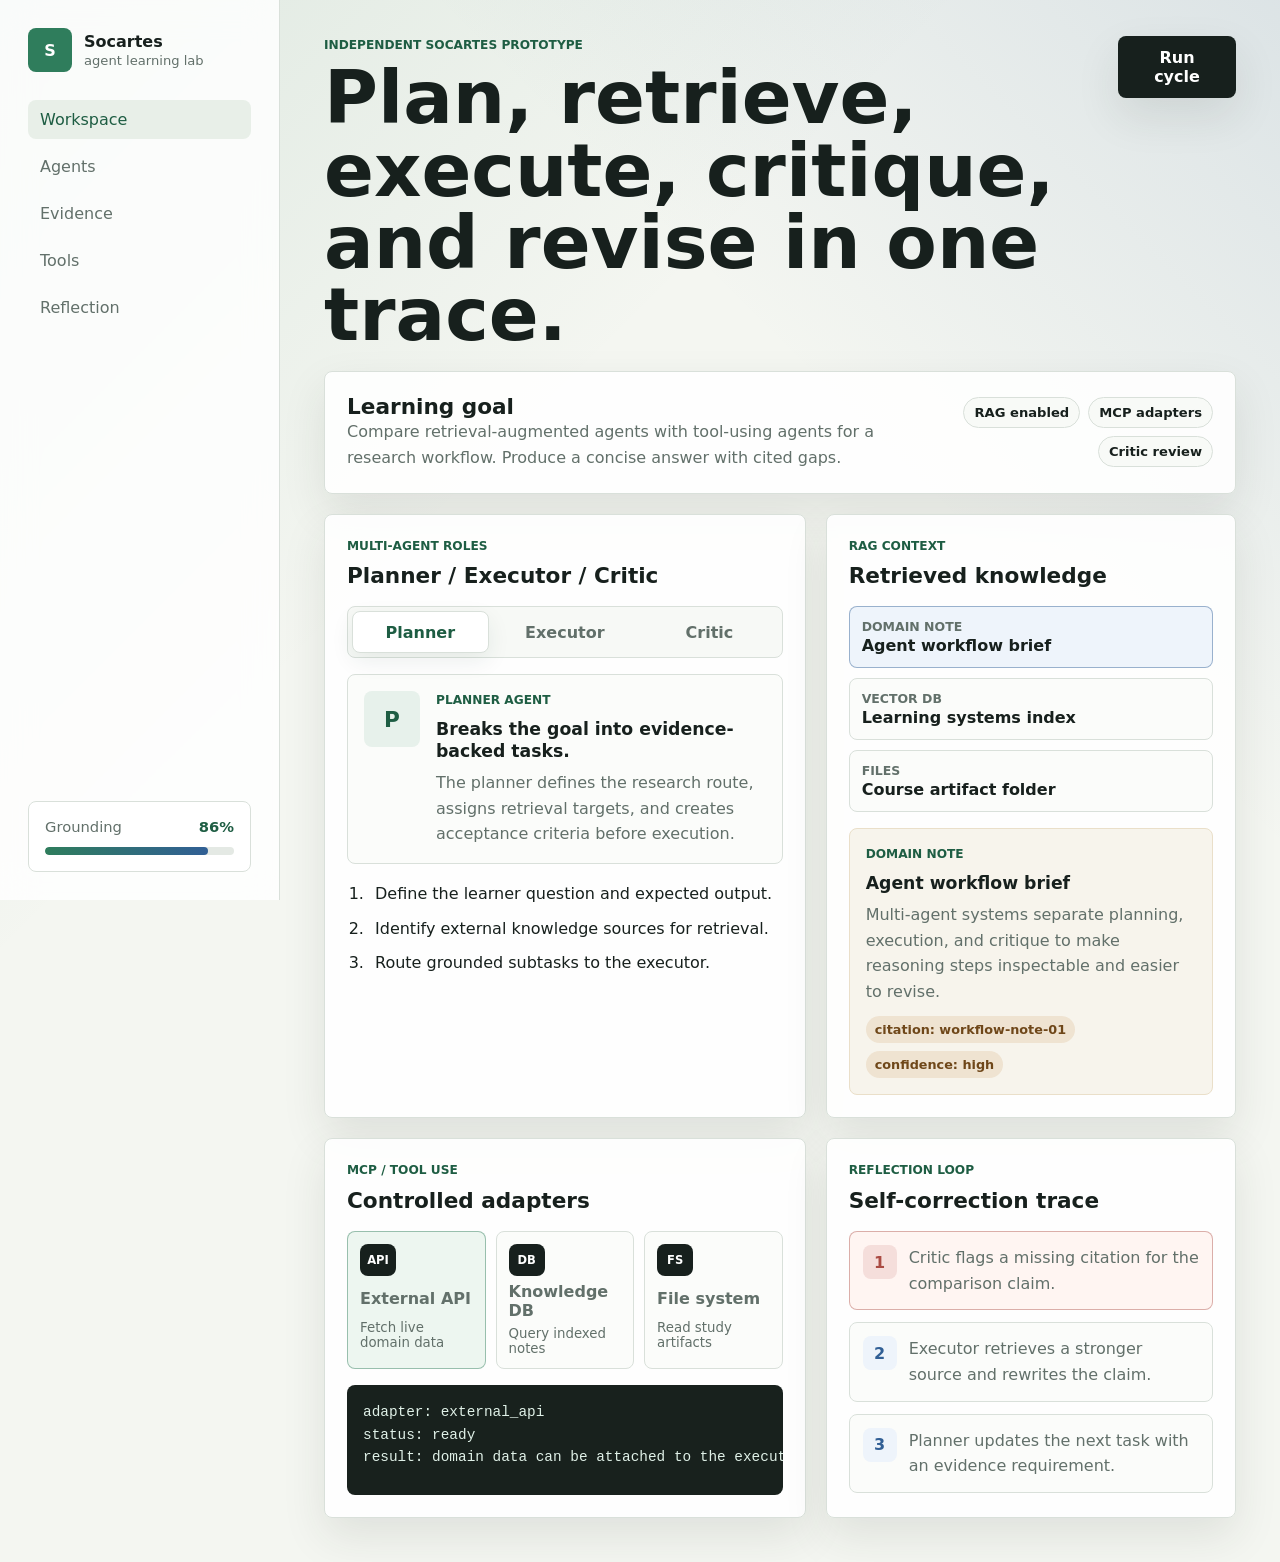
<file: index.html>
<!doctype html>
<html lang="en">
  <head>
    <meta charset="utf-8" />
    <meta name="viewport" content="width=device-width, initial-scale=1" />
    <title>Socartes | Agent-native learning workspace</title>
    <meta
      name="description"
      content="Socartes is an independent agent-native learning workspace with multi-agent planning, RAG, MCP-style tool use, and reflection loops."
    />
    <link rel="stylesheet" href="styles.css" />
  </head>
  <body>
    <div class="app-shell">
      <aside class="sidebar" aria-label="Workspace navigation">
        <a class="brand" href="#workspace" aria-label="Socartes home">
          <span class="brand-mark">S</span>
          <span>
            <strong>Socartes</strong>
            <small>agent learning lab</small>
          </span>
        </a>

        <nav class="nav-list">
          <a class="active" href="#workspace">Workspace</a>
          <a href="#agents">Agents</a>
          <a href="#evidence">Evidence</a>
          <a href="#tools">Tools</a>
          <a href="#reflection">Reflection</a>
        </nav>

        <div class="sidebar-meter" aria-label="Run confidence">
          <div>
            <span>Grounding</span>
            <strong id="groundingScore">86%</strong>
          </div>
          <div class="meter-track">
            <span id="groundingBar"></span>
          </div>
        </div>
      </aside>

      <main class="workspace" id="workspace">
        <header class="topbar">
          <div>
            <p class="eyebrow">Independent Socartes prototype</p>
            <h1>Plan, retrieve, execute, critique, and revise in one trace.</h1>
          </div>
          <button class="primary-action" id="runCycleButton" type="button">
            Run cycle
          </button>
        </header>

        <section class="goal-panel" aria-labelledby="goalTitle">
          <div>
            <h2 id="goalTitle">Learning goal</h2>
            <p>
              Compare retrieval-augmented agents with tool-using agents for a
              research workflow. Produce a concise answer with cited gaps.
            </p>
          </div>
          <div class="goal-meta" aria-label="Goal metadata">
            <span>RAG enabled</span>
            <span>MCP adapters</span>
            <span>Critic review</span>
          </div>
        </section>

        <section class="dashboard-grid">
          <article class="agent-stage" id="agents">
            <div class="section-heading">
              <p class="eyebrow">Multi-agent roles</p>
              <h2>Planner / Executor / Critic</h2>
            </div>

            <div class="role-switcher" role="tablist" aria-label="Agent roles">
              <button class="role-button active" type="button" data-role="planner" role="tab">
                Planner
              </button>
              <button class="role-button" type="button" data-role="executor" role="tab">
                Executor
              </button>
              <button class="role-button" type="button" data-role="critic" role="tab">
                Critic
              </button>
            </div>

            <div class="agent-card">
              <div class="agent-badge" id="agentBadge">P</div>
              <div>
                <p class="eyebrow" id="agentRole">Planner agent</p>
                <h3 id="agentTitle">Breaks the goal into evidence-backed tasks.</h3>
                <p id="agentDescription">
                  The planner defines the research route, assigns retrieval
                  targets, and creates acceptance criteria before execution.
                </p>
              </div>
            </div>

            <ol class="task-list" id="taskList">
              <li>Define the learner question and expected output.</li>
              <li>Identify external knowledge sources for retrieval.</li>
              <li>Route grounded subtasks to the executor.</li>
            </ol>
          </article>

          <article class="evidence-panel" id="evidence">
            <div class="section-heading">
              <p class="eyebrow">RAG context</p>
              <h2>Retrieved knowledge</h2>
            </div>

            <div class="source-list">
              <button class="source-item active" type="button" data-source="paper">
                <span>Domain note</span>
                <strong>Agent workflow brief</strong>
              </button>
              <button class="source-item" type="button" data-source="db">
                <span>Vector DB</span>
                <strong>Learning systems index</strong>
              </button>
              <button class="source-item" type="button" data-source="files">
                <span>Files</span>
                <strong>Course artifact folder</strong>
              </button>
            </div>

            <div class="source-preview">
              <p class="eyebrow" id="sourceType">Domain note</p>
              <h3 id="sourceTitle">Agent workflow brief</h3>
              <p id="sourceBody">
                Multi-agent systems separate planning, execution, and critique
                to make reasoning steps inspectable and easier to revise.
              </p>
              <div class="citation-row">
                <span id="sourceCitation">citation: workflow-note-01</span>
                <span id="sourceConfidence">confidence: high</span>
              </div>
            </div>
          </article>
        </section>

        <section class="lower-grid">
          <article class="tool-panel" id="tools">
            <div class="section-heading">
              <p class="eyebrow">MCP / tool use</p>
              <h2>Controlled adapters</h2>
            </div>

            <div class="tool-grid">
              <button class="tool-card active" type="button" data-tool="api">
                <span class="tool-icon">API</span>
                <strong>External API</strong>
                <small>Fetch live domain data</small>
              </button>
              <button class="tool-card" type="button" data-tool="database">
                <span class="tool-icon">DB</span>
                <strong>Knowledge DB</strong>
                <small>Query indexed notes</small>
              </button>
              <button class="tool-card" type="button" data-tool="files">
                <span class="tool-icon">FS</span>
                <strong>File system</strong>
                <small>Read study artifacts</small>
              </button>
            </div>

            <pre class="tool-output" id="toolOutput" aria-label="Tool output">adapter: external_api
status: ready
result: domain data can be attached to the execution trace</pre>
          </article>

          <article class="reflection-panel" id="reflection">
            <div class="section-heading">
              <p class="eyebrow">Reflection loop</p>
              <h2>Self-correction trace</h2>
            </div>

            <div class="timeline" id="reflectionTimeline">
              <div class="timeline-item current">
                <span>1</span>
                <p>Critic flags a missing citation for the comparison claim.</p>
              </div>
              <div class="timeline-item">
                <span>2</span>
                <p>Executor retrieves a stronger source and rewrites the claim.</p>
              </div>
              <div class="timeline-item">
                <span>3</span>
                <p>Planner updates the next task with an evidence requirement.</p>
              </div>
            </div>
          </article>
        </section>
      </main>
    </div>

    <script src="scripts.js"></script>
  </body>
</html>
</file>
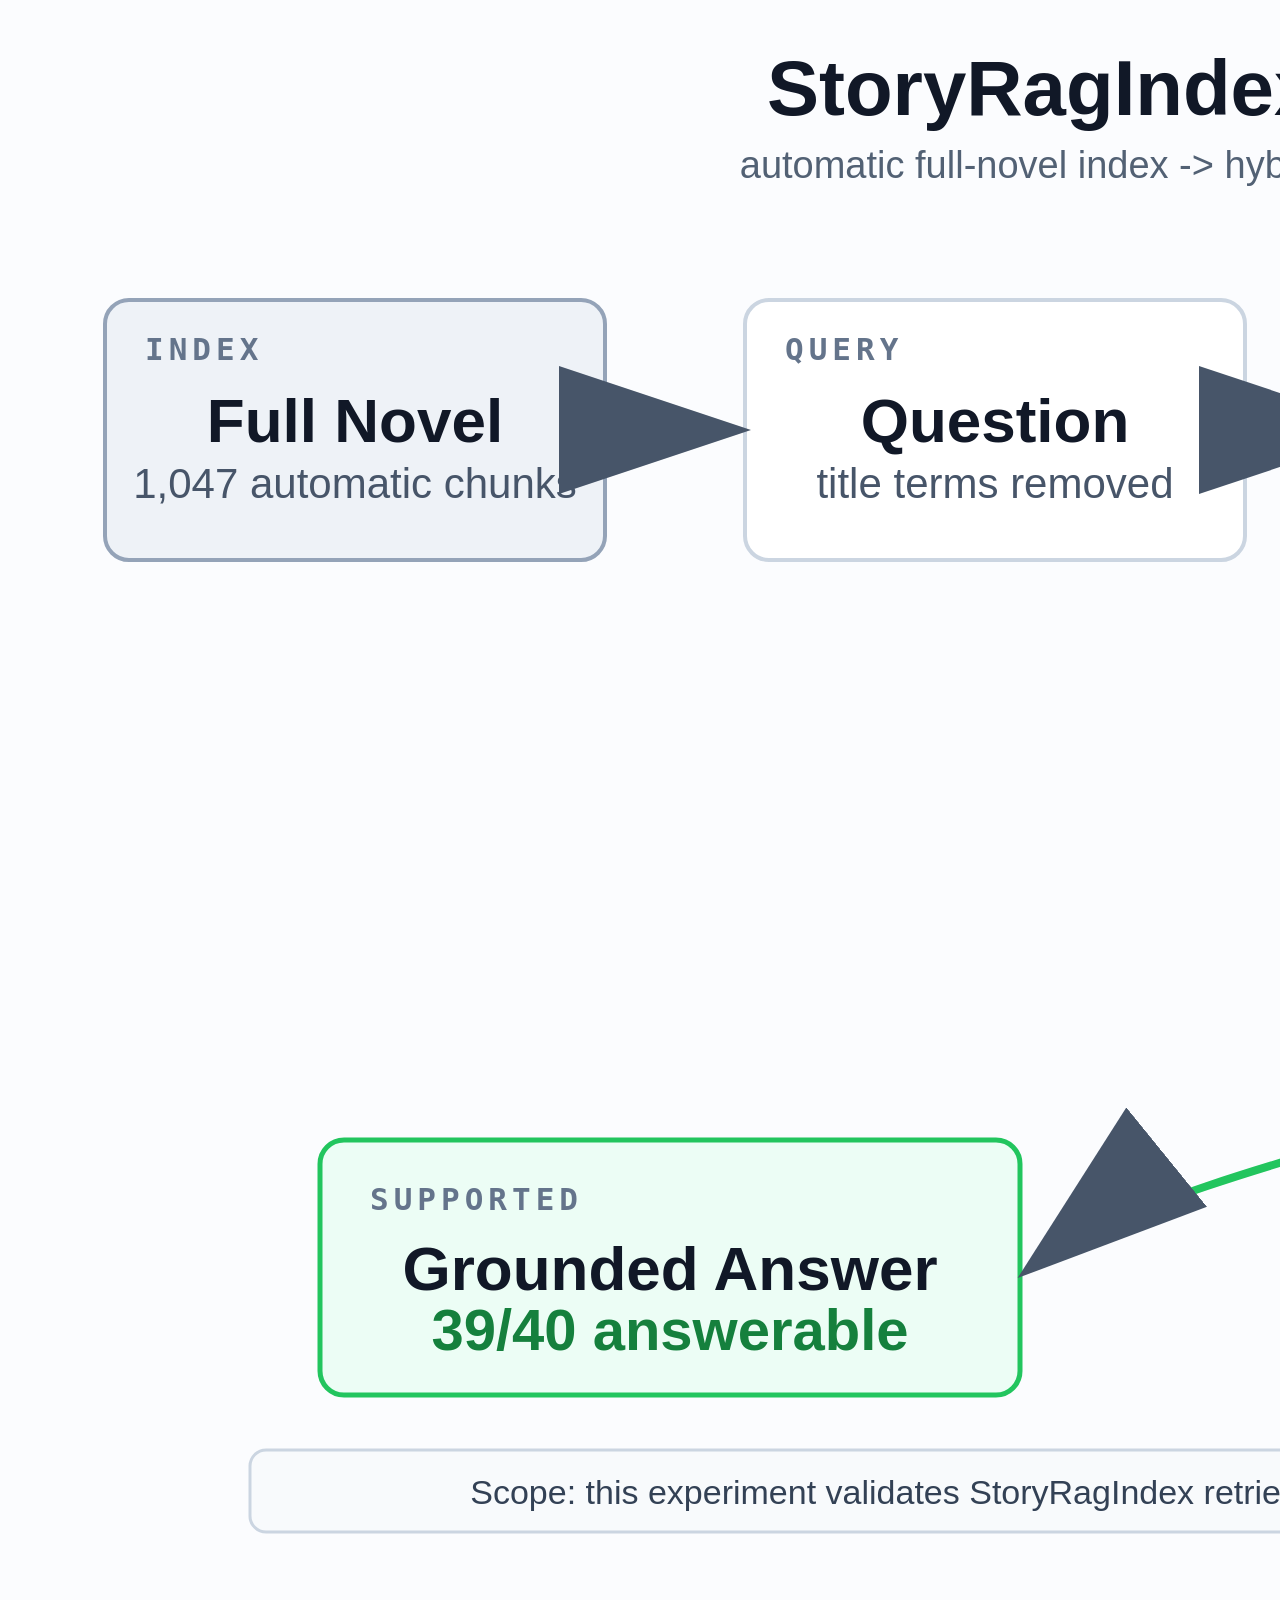
<file: reports/figures/fig1-agent-architecture.html>
<!doctype html>
<html lang="en">
<head>
  <meta charset="utf-8">
  <title>Socartes StoryRagIndex Pipeline</title>
  <style>
    body { margin: 0; background: #f5f5f5; }
    svg { display: block; width: 100vw; height: auto; }
  </style>
</head>
<body>
  <img src="./fig1-agent-architecture.svg" alt="Socartes StoryRagIndex Pipeline">
</body>
</html>
</file>
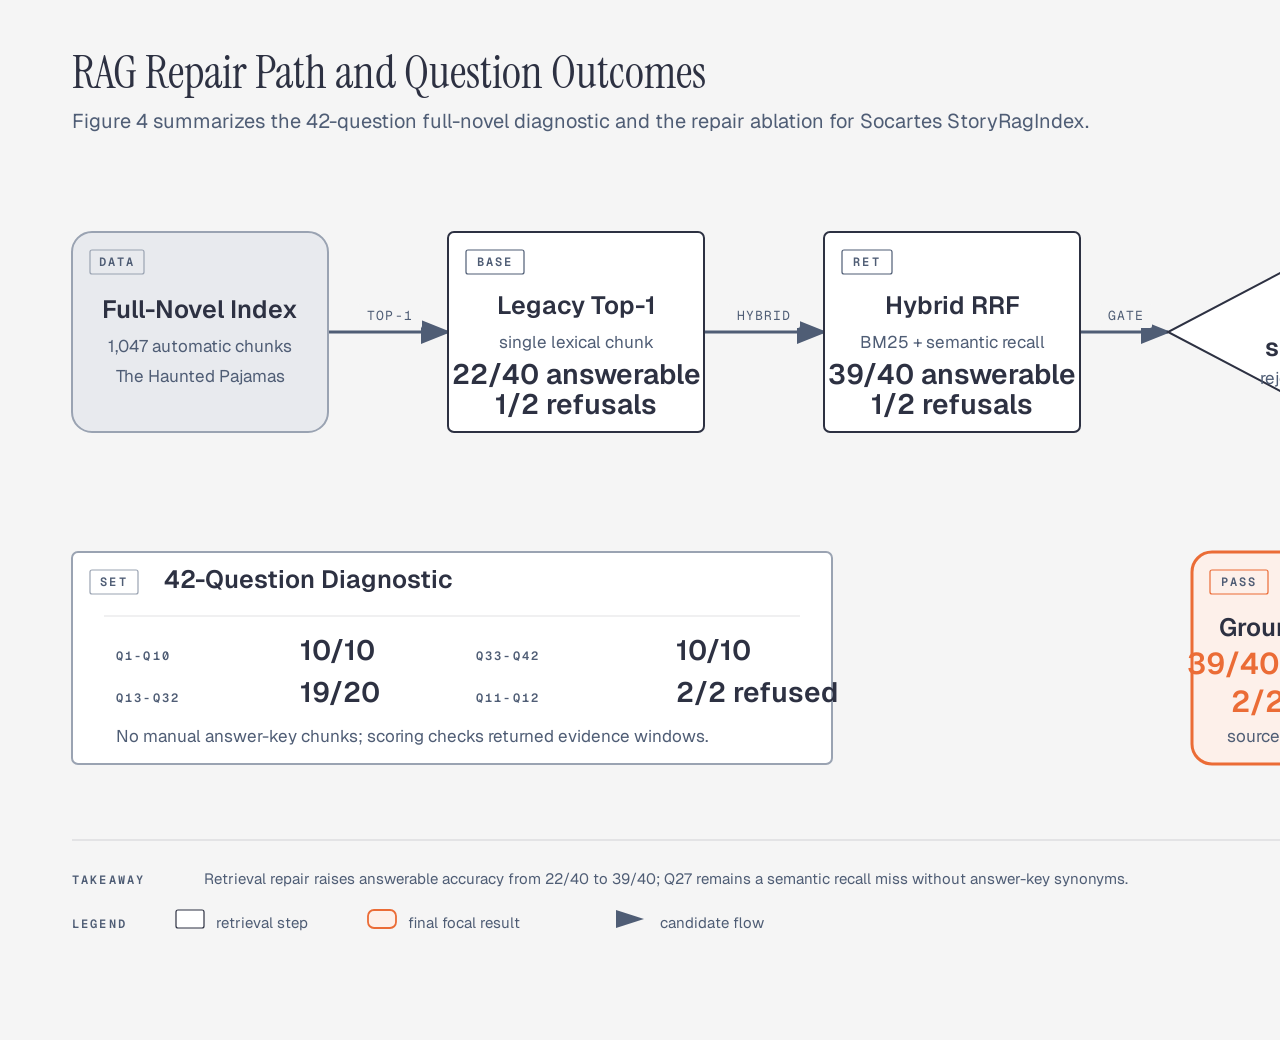
<file: reports/figures/fig4-question-outcomes.html>
<!DOCTYPE html>
<html lang="en">
<head>
  <meta charset="UTF-8">
  <meta name="viewport" content="width=device-width, initial-scale=1.0">
  <title>Figure 4 - RAG Repair Path and Question Outcomes</title>
  <link href="https://fonts.googleapis.com/css2?family=Instrument+Serif:ital@0;1&amp;family=Geist:wght@400;500;600&amp;family=Geist+Mono:wght@400;500;600&amp;display=swap" rel="stylesheet">
  <style>
    *, *::before, *::after { box-sizing: border-box; margin: 0; padding: 0; }
    body {
      width: 1600px;
      height: 1040px;
      overflow: hidden;
      background: #f5f5f5;
    }
    svg {
      width: 1600px;
      height: 1040px;
      display: block;
    }
  </style>
</head>
<body>
<svg xmlns="http://www.w3.org/2000/svg" width="1600" height="1040" viewBox="0 0 1600 1040" role="img" aria-labelledby="title desc">
  <title id="title">RAG repair path and question outcomes</title>
  <desc id="desc">A flowchart-style diagnostic figure showing how Socartes moves from legacy top-1 retrieval to hybrid retrieval, reranking, support gating, and a final 40 of 40 answerable result with 2 of 2 refusals.</desc>
  <defs>
    <marker id="arrow" markerWidth="10" markerHeight="8" refX="9" refY="4" orient="auto">
      <polygon points="0 0, 10 4, 0 8" fill="#4f5d75"/>
    </marker>
    <marker id="arrow-accent" markerWidth="10" markerHeight="8" refX="9" refY="4" orient="auto">
      <polygon points="0 0, 10 4, 0 8" fill="#eb6c36"/>
    </marker>
    <style>
      .serif { font-family: 'Instrument Serif', Georgia, serif; }
      .sans { font-family: 'Geist', Arial, sans-serif; }
      .mono { font-family: 'Geist Mono', 'DejaVu Sans Mono', monospace; }
      .title { font-size: 46px; font-weight: 400; fill: #2d3142; }
      .subtitle { font-size: 20px; fill: #4f5d75; }
      .tag { font-size: 12px; font-weight: 600; letter-spacing: 0.18em; fill: #4f5d75; }
      .name { font-size: 25px; font-weight: 600; fill: #2d3142; }
      .sub { font-size: 17px; fill: #4f5d75; }
      .metric { font-size: 28px; font-weight: 600; fill: #2d3142; }
      .metric-accent { font-size: 30px; font-weight: 600; fill: #eb6c36; }
      .arrow-label { font-size: 13px; letter-spacing: 0.08em; fill: #4f5d75; }
      .legend { font-size: 15px; fill: #4f5d75; }
    </style>
  </defs>
  <rect width="1600" height="1040" fill="#f5f5f5"/>
  <text x="72" y="88" class="serif title">RAG Repair Path and Question Outcomes</text>
  <text x="72" y="128" class="sans subtitle">Figure 4 summarizes the 42-question full-novel diagnostic and the repair ablation for Socartes StoryRagIndex.</text>
  <line x1="328" y1="332" x2="448" y2="332" stroke="#4f5d75" stroke-width="3" marker-end="url(#arrow)"/>
  <rect x="358" y="304" width="64" height="24" rx="2" fill="#f5f5f5"/>
  <text x="390" y="320" text-anchor="middle" class="mono arrow-label">TOP-1</text>
  <line x1="704" y1="332" x2="824" y2="332" stroke="#4f5d75" stroke-width="3" marker-end="url(#arrow)"/>
  <rect x="728" y="304" width="72" height="24" rx="2" fill="#f5f5f5"/>
  <text x="764" y="320" text-anchor="middle" class="mono arrow-label">HYBRID</text>
  <line x1="1080" y1="332" x2="1168" y2="332" stroke="#4f5d75" stroke-width="3" marker-end="url(#arrow)"/>
  <rect x="1100" y="304" width="52" height="24" rx="2" fill="#f5f5f5"/>
  <text x="1126" y="320" text-anchor="middle" class="mono arrow-label">GATE</text>
  <line x1="1320" y1="412" x2="1320" y2="552" stroke="#eb6c36" stroke-width="3" marker-end="url(#arrow-accent)"/>
  <rect x="1292" y="468" width="56" height="24" rx="2" fill="#f5f5f5"/>
  <text x="1320" y="484" text-anchor="middle" class="mono arrow-label" fill="#eb6c36">FINAL</text>
  <g transform="translate(72 232)">
    <rect x="0" y="0" width="256" height="200" rx="20" fill="#f5f5f5"/>
    <rect x="0" y="0" width="256" height="200" rx="20" fill="#e8eaee" stroke="#9aa3b2" stroke-width="2"/>
    <rect x="18" y="18" width="54" height="24" rx="2" fill="transparent" stroke="#9aa3b2" stroke-width="1.2"/>
    <text x="45" y="34" text-anchor="middle" class="mono tag">DATA</text>
    <text x="128" y="86" text-anchor="middle" class="sans name">Full-Novel Index</text>
    <text x="128" y="120" text-anchor="middle" class="sans sub">1,047 automatic chunks</text>
    <text x="128" y="150" text-anchor="middle" class="sans sub">The Haunted Pajamas</text>
  </g>
  <g transform="translate(448 232)">
    <rect x="0" y="0" width="256" height="200" rx="6" fill="#f5f5f5"/>
    <rect x="0" y="0" width="256" height="200" rx="6" fill="#ffffff" stroke="#2d3142" stroke-width="2"/>
    <rect x="18" y="18" width="58" height="24" rx="2" fill="transparent" stroke="#4f5d75" stroke-width="1.2"/>
    <text x="47" y="34" text-anchor="middle" class="mono tag">BASE</text>
    <text x="128" y="82" text-anchor="middle" class="sans name">Legacy Top-1</text>
    <text x="128" y="116" text-anchor="middle" class="sans sub">single lexical chunk</text>
    <text x="128" y="152" text-anchor="middle" class="sans metric">22/40 answerable</text>
    <text x="128" y="182" text-anchor="middle" class="sans metric">1/2 refusals</text>
  </g>
  <g transform="translate(824 232)">
    <rect x="0" y="0" width="256" height="200" rx="6" fill="#f5f5f5"/>
    <rect x="0" y="0" width="256" height="200" rx="6" fill="#ffffff" stroke="#2d3142" stroke-width="2"/>
    <rect x="18" y="18" width="50" height="24" rx="2" fill="transparent" stroke="#4f5d75" stroke-width="1.2"/>
    <text x="43" y="34" text-anchor="middle" class="mono tag">RET</text>
    <text x="128" y="82" text-anchor="middle" class="sans name">Hybrid RRF</text>
    <text x="128" y="116" text-anchor="middle" class="sans sub">BM25 + semantic recall</text>
    <text x="128" y="152" text-anchor="middle" class="sans metric">39/40 answerable</text>
    <text x="128" y="182" text-anchor="middle" class="sans metric">1/2 refusals</text>
  </g>
  <g transform="translate(1168 252)">
    <polygon points="152,0 304,80 152,160 0,80" fill="#f5f5f5"/>
    <polygon points="152,0 304,80 152,160 0,80" fill="#ffffff" stroke="#2d3142" stroke-width="2"/>
    <text x="152" y="72" text-anchor="middle" class="sans name">Direct</text>
    <text x="152" y="104" text-anchor="middle" class="sans name">support?</text>
    <text x="152" y="132" text-anchor="middle" class="sans sub">reject false hits</text>
  </g>
  <g transform="translate(1192 552)">
    <rect x="0" y="0" width="256" height="212" rx="20" fill="#f5f5f5"/>
    <rect x="0" y="0" width="256" height="212" rx="20" fill="#fdf0ea" stroke="#eb6c36" stroke-width="3"/>
    <rect x="18" y="18" width="58" height="24" rx="2" fill="transparent" stroke="#eb6c36" stroke-width="1.2"/>
    <text x="47" y="34" text-anchor="middle" class="mono tag" fill="#eb6c36">PASS</text>
    <text x="128" y="84" text-anchor="middle" class="sans name">Grounded Result</text>
    <text x="128" y="122" text-anchor="middle" class="sans metric-accent">39/40 answerable</text>
    <text x="128" y="160" text-anchor="middle" class="sans metric-accent">2/2 refusals</text>
    <text x="128" y="190" text-anchor="middle" class="sans sub">source-grounded policy</text>
  </g>
  <g transform="translate(72 552)">
    <rect x="0" y="0" width="760" height="212" rx="6" fill="#f5f5f5"/>
    <rect x="0" y="0" width="760" height="212" rx="6" fill="#ffffff" stroke="#9aa3b2" stroke-width="2"/>
    <rect x="18" y="18" width="48" height="24" rx="2" fill="transparent" stroke="#9aa3b2" stroke-width="1.2"/>
    <text x="42" y="34" text-anchor="middle" class="mono tag">SET</text>
    <text x="92" y="36" class="sans name">42-Question Diagnostic</text>
    <line x1="32" y1="64" x2="728" y2="64" stroke="rgba(45,49,66,0.14)" stroke-width="1"/>
    <text x="44" y="108" class="mono tag">Q1-Q10</text>
    <text x="228" y="108" class="sans metric">10/10</text>
    <text x="44" y="150" class="mono tag">Q13-Q32</text>
    <text x="228" y="150" class="sans metric">19/20</text>
    <text x="404" y="108" class="mono tag">Q33-Q42</text>
    <text x="604" y="108" class="sans metric">10/10</text>
    <text x="404" y="150" class="mono tag">Q11-Q12</text>
    <text x="604" y="150" class="sans metric">2/2 refused</text>
    <text x="44" y="190" class="sans sub">No manual answer-key chunks; scoring checks returned evidence windows.</text>
  </g>
  <line x1="72" y1="840" x2="1528" y2="840" stroke="rgba(45,49,66,0.18)" stroke-width="1"/>
  <text x="72" y="884" class="mono tag">TAKEAWAY</text>
  <text x="204" y="884" class="sans legend">Retrieval repair raises answerable accuracy from 22/40 to 39/40; Q27 remains a semantic recall miss without answer-key synonyms.</text>
  <text x="72" y="928" class="mono tag">LEGEND</text>
  <rect x="176" y="910" width="28" height="18" rx="2" fill="#ffffff" stroke="#2d3142" stroke-width="1.2"/>
  <text x="216" y="928" class="sans legend">retrieval step</text>
  <rect x="368" y="910" width="28" height="18" rx="6" fill="#fdf0ea" stroke="#eb6c36" stroke-width="1.8"/>
  <text x="408" y="928" class="sans legend">final focal result</text>
  <polygon points="616,910 644,919 616,928" fill="#4f5d75"/>
  <text x="660" y="928" class="sans legend">candidate flow</text>
</svg>
</body>
</html>
</file>
<file: styles.css>
:root {
  color-scheme: light;
  --ink: #17201d;
  --muted: #62706a;
  --line: #d9e0da;
  --surface: #ffffff;
  --soft: #f4f6f1;
  --green: #2f7d5c;
  --green-strong: #1e5d43;
  --blue: #315f95;
  --amber: #bf7b2c;
  --red: #aa4b43;
  --shadow: 0 18px 44px rgba(35, 45, 39, 0.1);
}

* {
  box-sizing: border-box;
}

html {
  scroll-behavior: smooth;
}

body {
  margin: 0;
  min-height: 100vh;
  overflow-x: hidden;
  background:
    linear-gradient(135deg, rgba(47, 125, 92, 0.11), transparent 34%),
    linear-gradient(225deg, rgba(49, 95, 149, 0.12), transparent 30%),
    var(--soft);
  color: var(--ink);
  font-family:
    Inter, ui-sans-serif, system-ui, -apple-system, BlinkMacSystemFont, "Segoe UI",
    sans-serif;
}

button,
a {
  font: inherit;
}

button {
  cursor: pointer;
}

.app-shell {
  display: grid;
  grid-template-columns: 280px minmax(0, 1fr);
  min-width: 0;
  min-height: 100vh;
}

.sidebar {
  position: sticky;
  top: 0;
  height: 100vh;
  min-width: 0;
  display: flex;
  flex-direction: column;
  gap: 28px;
  padding: 28px;
  border-right: 1px solid var(--line);
  background: rgba(255, 255, 255, 0.82);
  backdrop-filter: blur(16px);
}

.brand {
  display: flex;
  align-items: center;
  gap: 12px;
  color: var(--ink);
  text-decoration: none;
}

.brand-mark {
  display: grid;
  width: 44px;
  height: 44px;
  place-items: center;
  border-radius: 8px;
  background: var(--green);
  color: #fff;
  font-weight: 800;
}

.brand strong,
.brand small {
  display: block;
}

.brand small {
  margin-top: 2px;
  color: var(--muted);
  font-size: 0.82rem;
}

.nav-list {
  display: grid;
  gap: 8px;
}

.nav-list a {
  border-radius: 8px;
  color: var(--muted);
  padding: 10px 12px;
  text-decoration: none;
}

.nav-list a:hover,
.nav-list a.active {
  background: #e8efe8;
  color: var(--green-strong);
}

.sidebar-meter {
  margin-top: auto;
  padding: 16px;
  border: 1px solid var(--line);
  border-radius: 8px;
  background: var(--surface);
}

.sidebar-meter div:first-child {
  display: flex;
  justify-content: space-between;
  color: var(--muted);
  font-size: 0.92rem;
}

.sidebar-meter strong {
  color: var(--green-strong);
}

.meter-track {
  height: 8px;
  margin-top: 12px;
  overflow: hidden;
  border-radius: 99px;
  background: #e4e9e4;
}

.meter-track span {
  display: block;
  width: 86%;
  height: 100%;
  border-radius: inherit;
  background: linear-gradient(90deg, var(--green), var(--blue));
  transition: width 240ms ease;
}

.workspace {
  display: grid;
  gap: 20px;
  width: min(1180px, calc(100vw - 320px));
  min-width: 0;
  margin: 0 auto;
  padding: 36px 24px 44px;
}

.topbar {
  display: flex;
  align-items: flex-start;
  justify-content: space-between;
  gap: 24px;
  min-width: 0;
}

.topbar > div {
  min-width: 0;
}

.eyebrow {
  margin: 0 0 7px;
  color: var(--green-strong);
  font-size: 0.76rem;
  font-weight: 800;
  letter-spacing: 0;
  text-transform: uppercase;
}

h1,
h2,
h3,
p {
  margin-top: 0;
  overflow-wrap: break-word;
}

h1 {
  max-width: 860px;
  margin-bottom: 0;
  font-size: 4.6rem;
  line-height: 0.98;
  letter-spacing: 0;
}

h2 {
  margin-bottom: 0;
  font-size: 1.35rem;
  line-height: 1.18;
}

h3 {
  margin-bottom: 8px;
  font-size: 1.08rem;
  line-height: 1.28;
}

p {
  color: var(--muted);
  line-height: 1.6;
}

.primary-action {
  min-width: 118px;
  border: 0;
  border-radius: 8px;
  background: var(--ink);
  color: #fff;
  padding: 12px 18px;
  font-weight: 800;
  box-shadow: var(--shadow);
}

.primary-action:hover {
  background: #24302b;
}

.goal-panel,
.agent-stage,
.evidence-panel,
.tool-panel,
.reflection-panel {
  border: 1px solid var(--line);
  border-radius: 8px;
  background: rgba(255, 255, 255, 0.9);
  box-shadow: var(--shadow);
}

.goal-panel {
  display: flex;
  align-items: center;
  justify-content: space-between;
  gap: 20px;
  min-width: 0;
  padding: 22px;
}

.goal-panel > div {
  min-width: 0;
}

.goal-panel p {
  max-width: 780px;
  margin-bottom: 0;
}

.goal-meta {
  display: flex;
  flex-wrap: wrap;
  gap: 8px;
  justify-content: flex-end;
}

.goal-meta span {
  border: 1px solid var(--line);
  border-radius: 999px;
  background: #f8faf7;
  color: var(--ink);
  padding: 7px 10px;
  font-size: 0.82rem;
  font-weight: 700;
  white-space: nowrap;
}

.dashboard-grid,
.lower-grid {
  display: grid;
  grid-template-columns: minmax(0, 1.08fr) minmax(320px, 0.92fr);
  gap: 20px;
  min-width: 0;
}

.agent-stage,
.evidence-panel,
.tool-panel,
.reflection-panel {
  min-width: 0;
  padding: 22px;
}

.section-heading {
  margin-bottom: 18px;
}

.role-switcher {
  display: grid;
  grid-template-columns: repeat(3, minmax(0, 1fr));
  gap: 8px;
  margin-bottom: 16px;
  padding: 4px;
  border: 1px solid var(--line);
  border-radius: 8px;
  background: #f7f9f6;
}

.role-button,
.source-item,
.tool-card {
  border: 1px solid transparent;
  border-radius: 8px;
  background: transparent;
  color: var(--muted);
  min-height: 42px;
}

.role-button {
  padding: 9px 10px;
  font-weight: 800;
}

.role-button.active {
  background: var(--surface);
  color: var(--green-strong);
  border-color: var(--line);
  box-shadow: 0 8px 22px rgba(31, 60, 45, 0.08);
}

.agent-card {
  display: grid;
  grid-template-columns: 56px minmax(0, 1fr);
  gap: 16px;
  align-items: start;
  padding: 16px;
  border: 1px solid var(--line);
  border-radius: 8px;
  background: #fbfcfa;
}

.agent-card p:last-child {
  margin-bottom: 0;
}

.agent-badge {
  display: grid;
  width: 56px;
  height: 56px;
  place-items: center;
  border-radius: 8px;
  background: #e7f1eb;
  color: var(--green-strong);
  font-size: 1.35rem;
  font-weight: 900;
}

.task-list {
  display: grid;
  gap: 10px;
  margin: 18px 0 0;
  padding-left: 22px;
  color: var(--ink);
}

.task-list li {
  padding-left: 6px;
  line-height: 1.55;
}

.source-list {
  display: grid;
  gap: 10px;
}

.source-item {
  display: grid;
  gap: 2px;
  width: 100%;
  padding: 12px;
  text-align: left;
  border-color: var(--line);
  background: #fbfcfa;
}

.source-item span,
.source-item strong {
  display: block;
}

.source-item span {
  color: var(--muted);
  font-size: 0.78rem;
  font-weight: 800;
  text-transform: uppercase;
}

.source-item strong {
  color: var(--ink);
}

.source-item.active {
  border-color: rgba(49, 95, 149, 0.45);
  background: #eef4fb;
}

.source-preview {
  margin-top: 16px;
  padding: 16px;
  border-radius: 8px;
  background: #f7f4ec;
  border: 1px solid #eadfc9;
}

.source-preview p:last-of-type {
  margin-bottom: 12px;
}

.citation-row {
  display: flex;
  flex-wrap: wrap;
  gap: 8px;
}

.citation-row span {
  border-radius: 999px;
  background: rgba(191, 123, 44, 0.14);
  color: #6f4719;
  padding: 6px 9px;
  font-size: 0.8rem;
  font-weight: 800;
}

.tool-grid {
  display: grid;
  grid-template-columns: repeat(3, minmax(0, 1fr));
  gap: 10px;
}

.tool-card {
  display: grid;
  gap: 6px;
  min-height: 118px;
  padding: 12px;
  border-color: var(--line);
  background: #fbfcfa;
  text-align: left;
}

.tool-card strong,
.tool-card small {
  display: block;
}

.tool-card small {
  color: var(--muted);
}

.tool-card.active {
  border-color: rgba(47, 125, 92, 0.45);
  background: #edf6f0;
}

.tool-icon {
  display: grid;
  width: 36px;
  height: 32px;
  place-items: center;
  border-radius: 8px;
  background: var(--ink);
  color: #fff;
  font-size: 0.72rem;
  font-weight: 900;
}

.tool-output {
  min-height: 110px;
  margin: 16px 0 0;
  overflow-x: auto;
  border-radius: 8px;
  background: #18211d;
  color: #dff0e7;
  padding: 16px;
  font-size: 0.9rem;
  line-height: 1.55;
}

.timeline {
  display: grid;
  gap: 12px;
}

.timeline-item {
  display: grid;
  grid-template-columns: 34px minmax(0, 1fr);
  gap: 12px;
  align-items: start;
  padding: 13px;
  border: 1px solid var(--line);
  border-radius: 8px;
  background: #fbfcfa;
}

.timeline-item span {
  display: grid;
  width: 34px;
  height: 34px;
  place-items: center;
  border-radius: 8px;
  background: #eef4fb;
  color: var(--blue);
  font-weight: 900;
}

.timeline-item.current {
  border-color: rgba(170, 75, 67, 0.42);
  background: #fff5f2;
}

.timeline-item.current span {
  background: #f5dedb;
  color: var(--red);
}

.timeline-item p {
  margin-bottom: 0;
}

@media (max-width: 980px) {
  .app-shell {
    grid-template-columns: 1fr;
  }

  .sidebar {
    position: static;
    height: auto;
    padding: 18px;
  }

  .nav-list {
    grid-template-columns: repeat(5, minmax(0, 1fr));
  }

  .nav-list a {
    text-align: center;
  }

  .workspace {
    width: 100%;
    max-width: 760px;
    padding: 26px 18px 34px;
  }

  .topbar,
  .goal-panel {
    align-items: stretch;
    flex-direction: column;
  }

  h1 {
    font-size: 3rem;
  }

  .goal-meta {
    justify-content: flex-start;
  }

  .dashboard-grid,
  .lower-grid {
    grid-template-columns: 1fr;
  }
}

@media (max-width: 620px) {
  .app-shell,
  .sidebar,
  .workspace {
    max-width: 100%;
  }

  .sidebar {
    gap: 18px;
    width: 100%;
  }

  .nav-list {
    grid-template-columns: 1fr;
  }

  h1 {
    max-width: 100%;
    font-size: 2rem;
    line-height: 1.08;
    overflow-wrap: break-word;
  }

  .primary-action {
    width: 100%;
  }

  .role-switcher,
  .tool-grid,
  .goal-meta {
    grid-template-columns: 1fr;
  }

  .goal-meta {
    display: grid;
  }

  .agent-card {
    grid-template-columns: 1fr;
  }

  .goal-meta span,
  .citation-row span {
    white-space: normal;
  }
}
</file>
